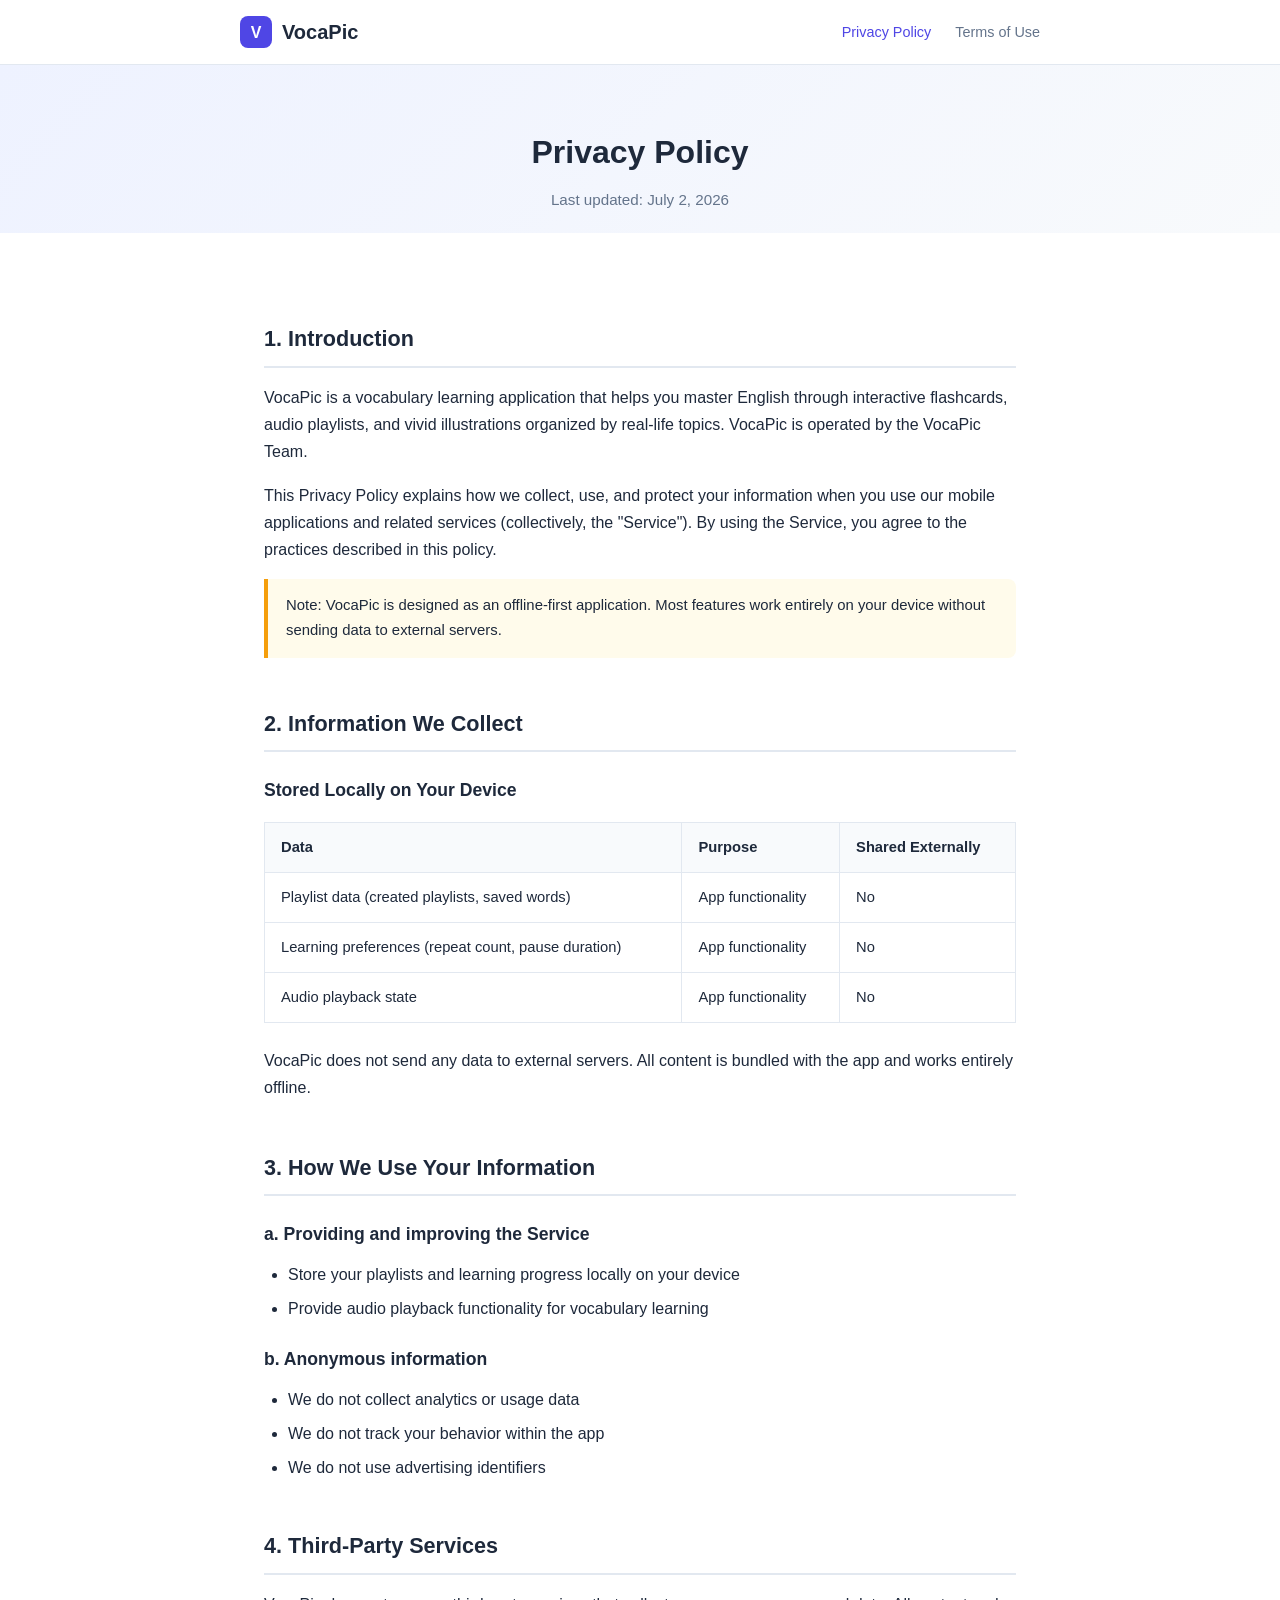
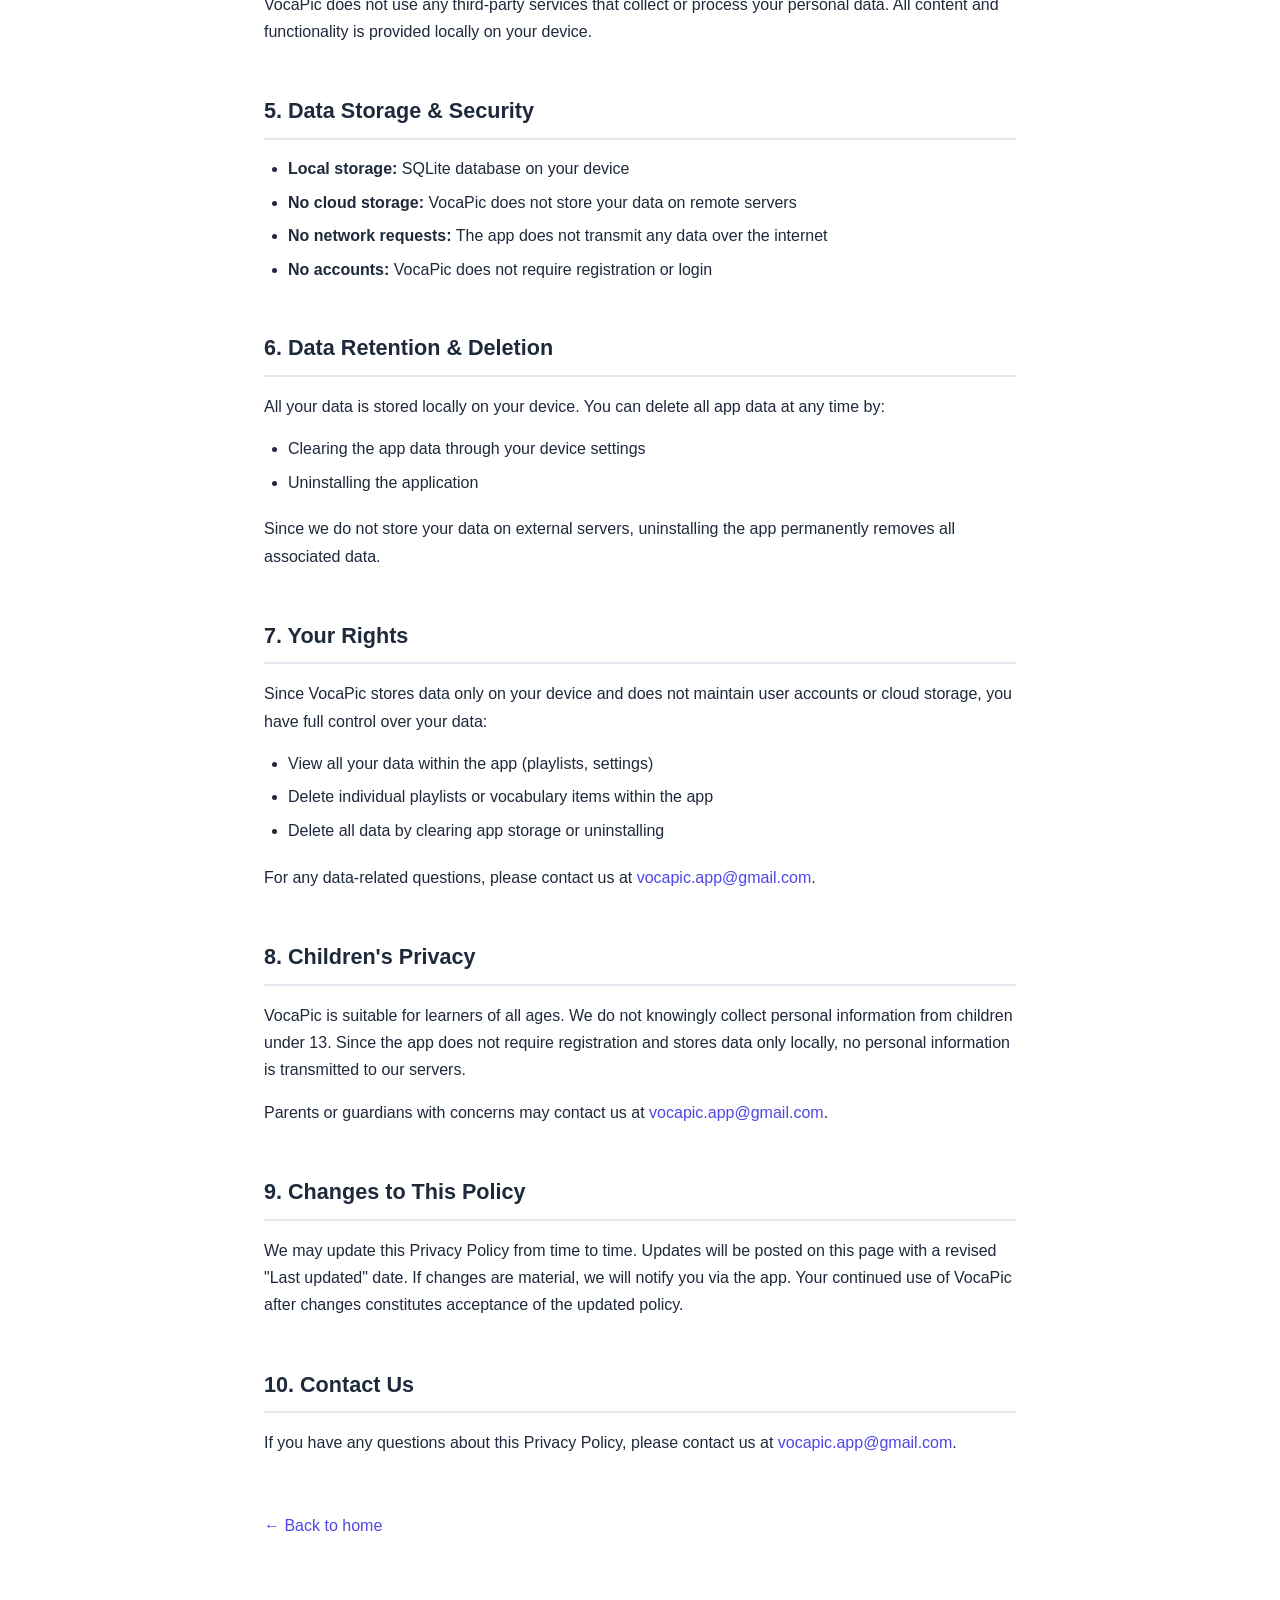
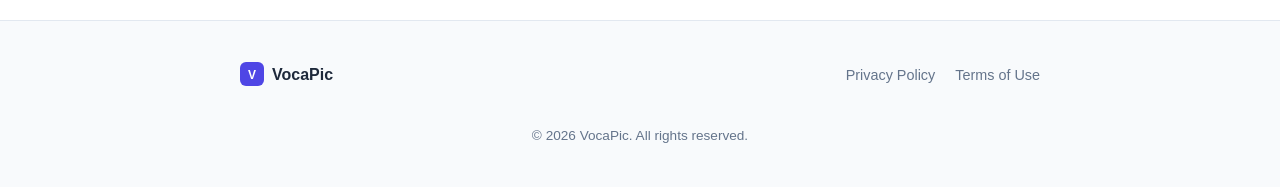
<file: privacy.html>
<!DOCTYPE html>
<html lang="en">
<head>
  <meta charset="UTF-8" />
  <meta name="viewport" content="width=device-width, initial-scale=1.0" />
  <title>Privacy Policy — VocaPic</title>
  <meta name="description" content="VocaPic Privacy Policy — how we handle your data." />
  <link rel="stylesheet" href="style.css" />
  <link rel="icon" href="favicon.png" type="image/png" />
</head>
<body>

  <!-- Navbar -->
  <nav class="navbar">
    <div class="navbar-inner">
      <a href="index.html" class="logo">
        <svg width="32" height="32" viewBox="0 0 32 32" fill="none" xmlns="http://www.w3.org/2000/svg">
          <rect width="32" height="32" rx="8" fill="#4f46e5"/>
          <text x="16" y="22" text-anchor="middle" font-size="16" font-weight="bold" fill="white">V</text>
        </svg>
        VocaPic
      </a>
      <ul class="nav-links">
        <li><a href="privacy.html" class="active">Privacy Policy</a></li>
        <li><a href="terms.html">Terms of Use</a></li>
      </ul>
    </div>
  </nav>

  <!-- Header -->
  <header class="policy-header">
    <h1>Privacy Policy</h1>
    <p class="last-updated">Last updated: July 2, 2026</p>
  </header>

  <!-- Content -->
  <main class="policy-content">

    <h2>1. Introduction</h2>
    <p>
      VocaPic is a vocabulary learning application that helps you master English
      through interactive flashcards, audio playlists, and vivid illustrations
      organized by real-life topics. VocaPic is operated by the VocaPic Team.
    </p>
    <p>
      This Privacy Policy explains how we collect, use, and protect your information
      when you use our mobile applications and related services (collectively, the
      "Service"). By using the Service, you agree to the practices described in
      this policy.
    </p>
    <p class="note">
      Note: VocaPic is designed as an offline-first application. Most features
      work entirely on your device without sending data to external servers.
    </p>

    <h2>2. Information We Collect</h2>

    <h3>Stored Locally on Your Device</h3>
    <table>
      <thead>
        <tr>
          <th>Data</th>
          <th>Purpose</th>
          <th>Shared Externally</th>
        </tr>
      </thead>
      <tbody>
        <tr>
          <td>Playlist data (created playlists, saved words)</td>
          <td>App functionality</td>
          <td>No</td>
        </tr>
        <tr>
          <td>Learning preferences (repeat count, pause duration)</td>
          <td>App functionality</td>
          <td>No</td>
        </tr>
        <tr>
          <td>Audio playback state</td>
          <td>App functionality</td>
          <td>No</td>
        </tr>
      </tbody>
    </table>

    <p>
      VocaPic does not send any data to external servers. All content is
      bundled with the app and works entirely offline.
    </p>

    <h2>3. How We Use Your Information</h2>

    <h3>a. Providing and improving the Service</h3>
    <ul>
      <li>Store your playlists and learning progress locally on your device</li>
      <li>Provide audio playback functionality for vocabulary learning</li>
    </ul>

    <h3>b. Anonymous information</h3>
    <ul>
      <li>We do not collect analytics or usage data</li>
      <li>We do not track your behavior within the app</li>
      <li>We do not use advertising identifiers</li>
    </ul>

    <h2>4. Third-Party Services</h2>
    <p>
      VocaPic does not use any third-party services that collect or process your
      personal data. All content and functionality is provided locally on your
      device.
    </p>

    <h2>5. Data Storage &amp; Security</h2>
    <ul>
      <li><strong>Local storage:</strong> SQLite database on your device</li>
      <li><strong>No cloud storage:</strong> VocaPic does not store your data on remote servers</li>
      <li><strong>No network requests:</strong> The app does not transmit any data over the internet</li>
      <li><strong>No accounts:</strong> VocaPic does not require registration or login</li>
    </ul>

    <h2>6. Data Retention &amp; Deletion</h2>
    <p>
      All your data is stored locally on your device. You can delete all app data
      at any time by:
    </p>
    <ul>
      <li>Clearing the app data through your device settings</li>
      <li>Uninstalling the application</li>
    </ul>
    <p>
      Since we do not store your data on external servers, uninstalling the app
      permanently removes all associated data.
    </p>

    <h2>7. Your Rights</h2>
    <p>
      Since VocaPic stores data only on your device and does not maintain user
      accounts or cloud storage, you have full control over your data:
    </p>
    <ul>
      <li>View all your data within the app (playlists, settings)</li>
      <li>Delete individual playlists or vocabulary items within the app</li>
      <li>Delete all data by clearing app storage or uninstalling</li>
    </ul>
    <p>
      For any data-related questions, please contact us at
      <a href="mailto:vocapic.app@gmail.com">vocapic.app@gmail.com</a>.
    </p>

    <h2>8. Children's Privacy</h2>
    <p>
      VocaPic is suitable for learners of all ages. We do not knowingly collect
      personal information from children under 13. Since the app does not require
      registration and stores data only locally, no personal information is
      transmitted to our servers.
    </p>
    <p>
      Parents or guardians with concerns may contact us at
      <a href="mailto:vocapic.app@gmail.com">vocapic.app@gmail.com</a>.
    </p>

    <h2>9. Changes to This Policy</h2>
    <p>
      We may update this Privacy Policy from time to time. Updates will be posted
      on this page with a revised "Last updated" date. If changes are material,
      we will notify you via the app. Your continued use of VocaPic after changes
      constitutes acceptance of the updated policy.
    </p>

    <h2>10. Contact Us</h2>
    <p>
      If you have any questions about this Privacy Policy, please contact us at
      <a href="mailto:vocapic.app@gmail.com">vocapic.app@gmail.com</a>.
    </p>

    <a href="index.html" class="back-link">← Back to home</a>
  </main>

  <!-- Footer -->
  <footer class="footer">
    <div class="footer-inner">
      <div class="footer-brand">
        <svg width="24" height="24" viewBox="0 0 32 32" fill="none" xmlns="http://www.w3.org/2000/svg">
          <rect width="32" height="32" rx="8" fill="#4f46e5"/>
          <text x="16" y="22" text-anchor="middle" font-size="16" font-weight="bold" fill="white">V</text>
        </svg>
        VocaPic
      </div>
      <ul class="footer-links">
        <li><a href="privacy.html">Privacy Policy</a></li>
        <li><a href="terms.html">Terms of Use</a></li>
      </ul>
      <p class="footer-copy">&copy; 2026 VocaPic. All rights reserved.</p>
    </div>
  </footer>

</body>
</html>
</file>
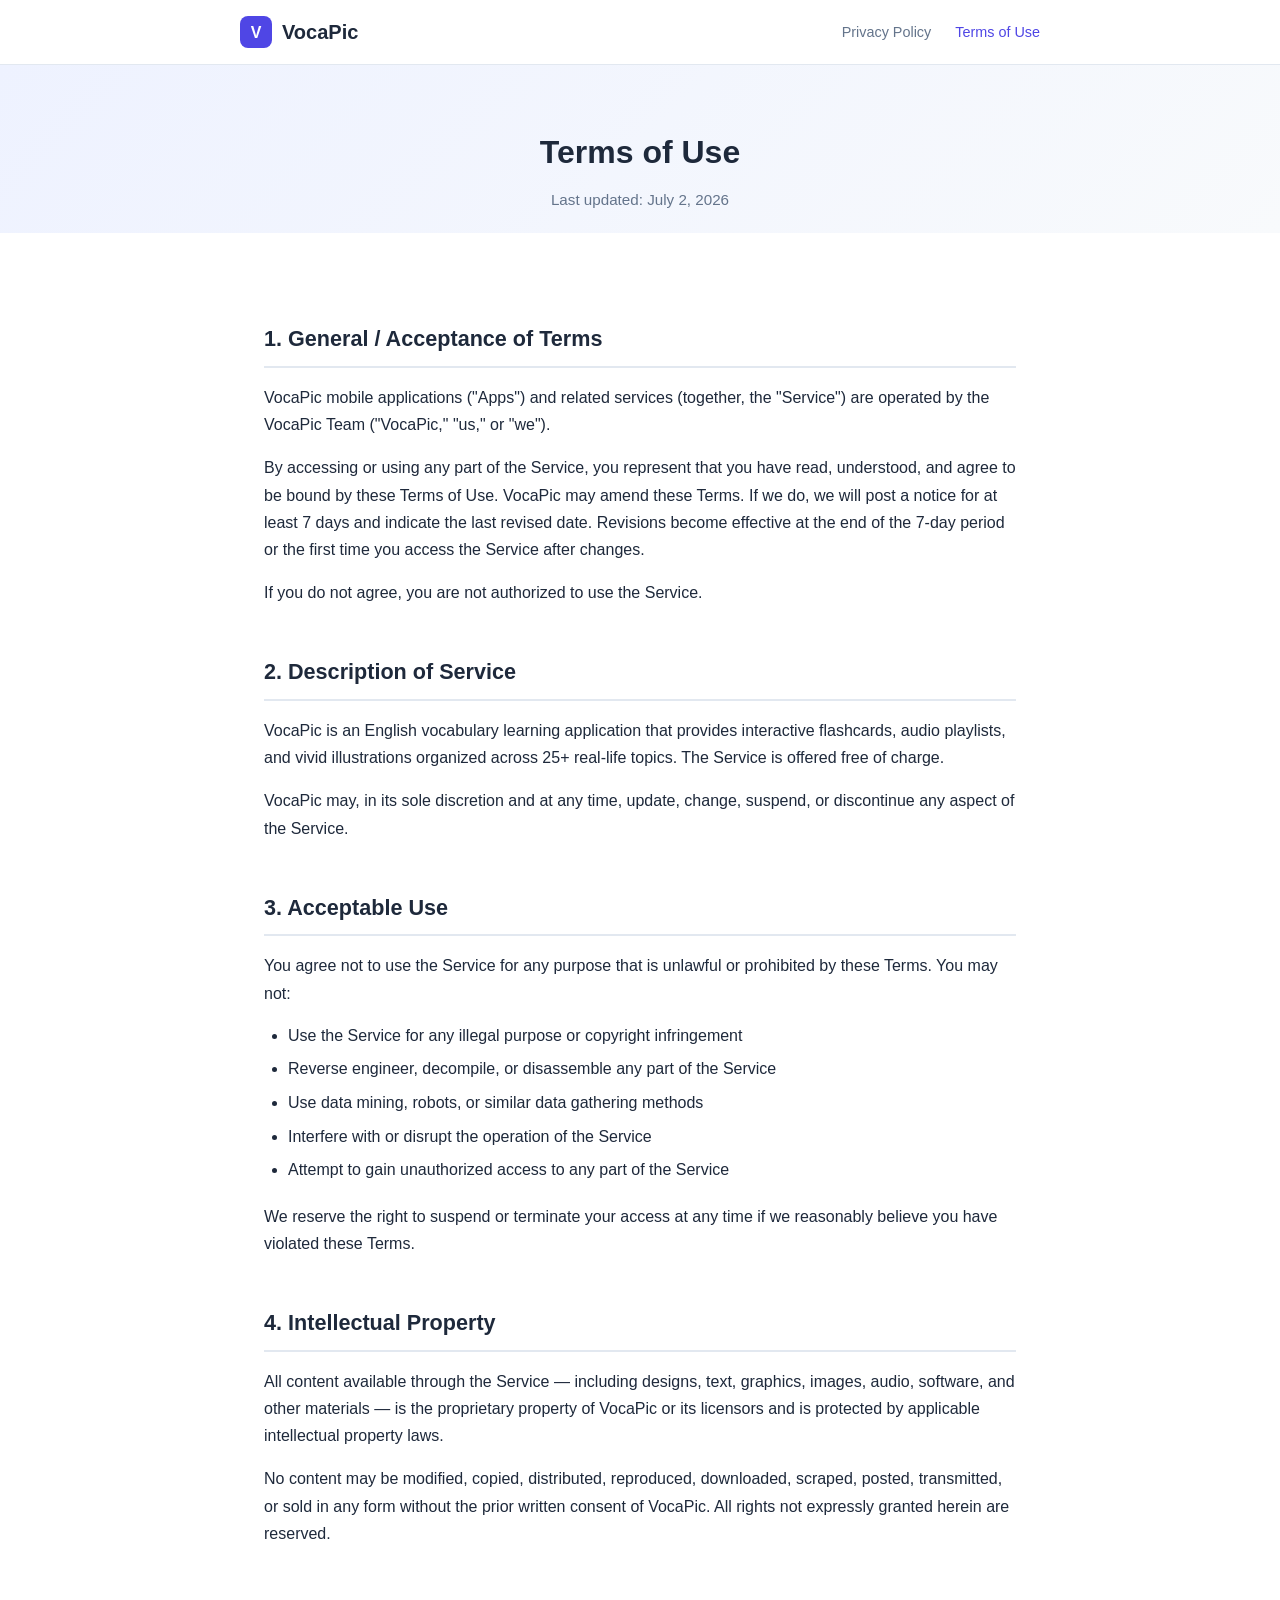
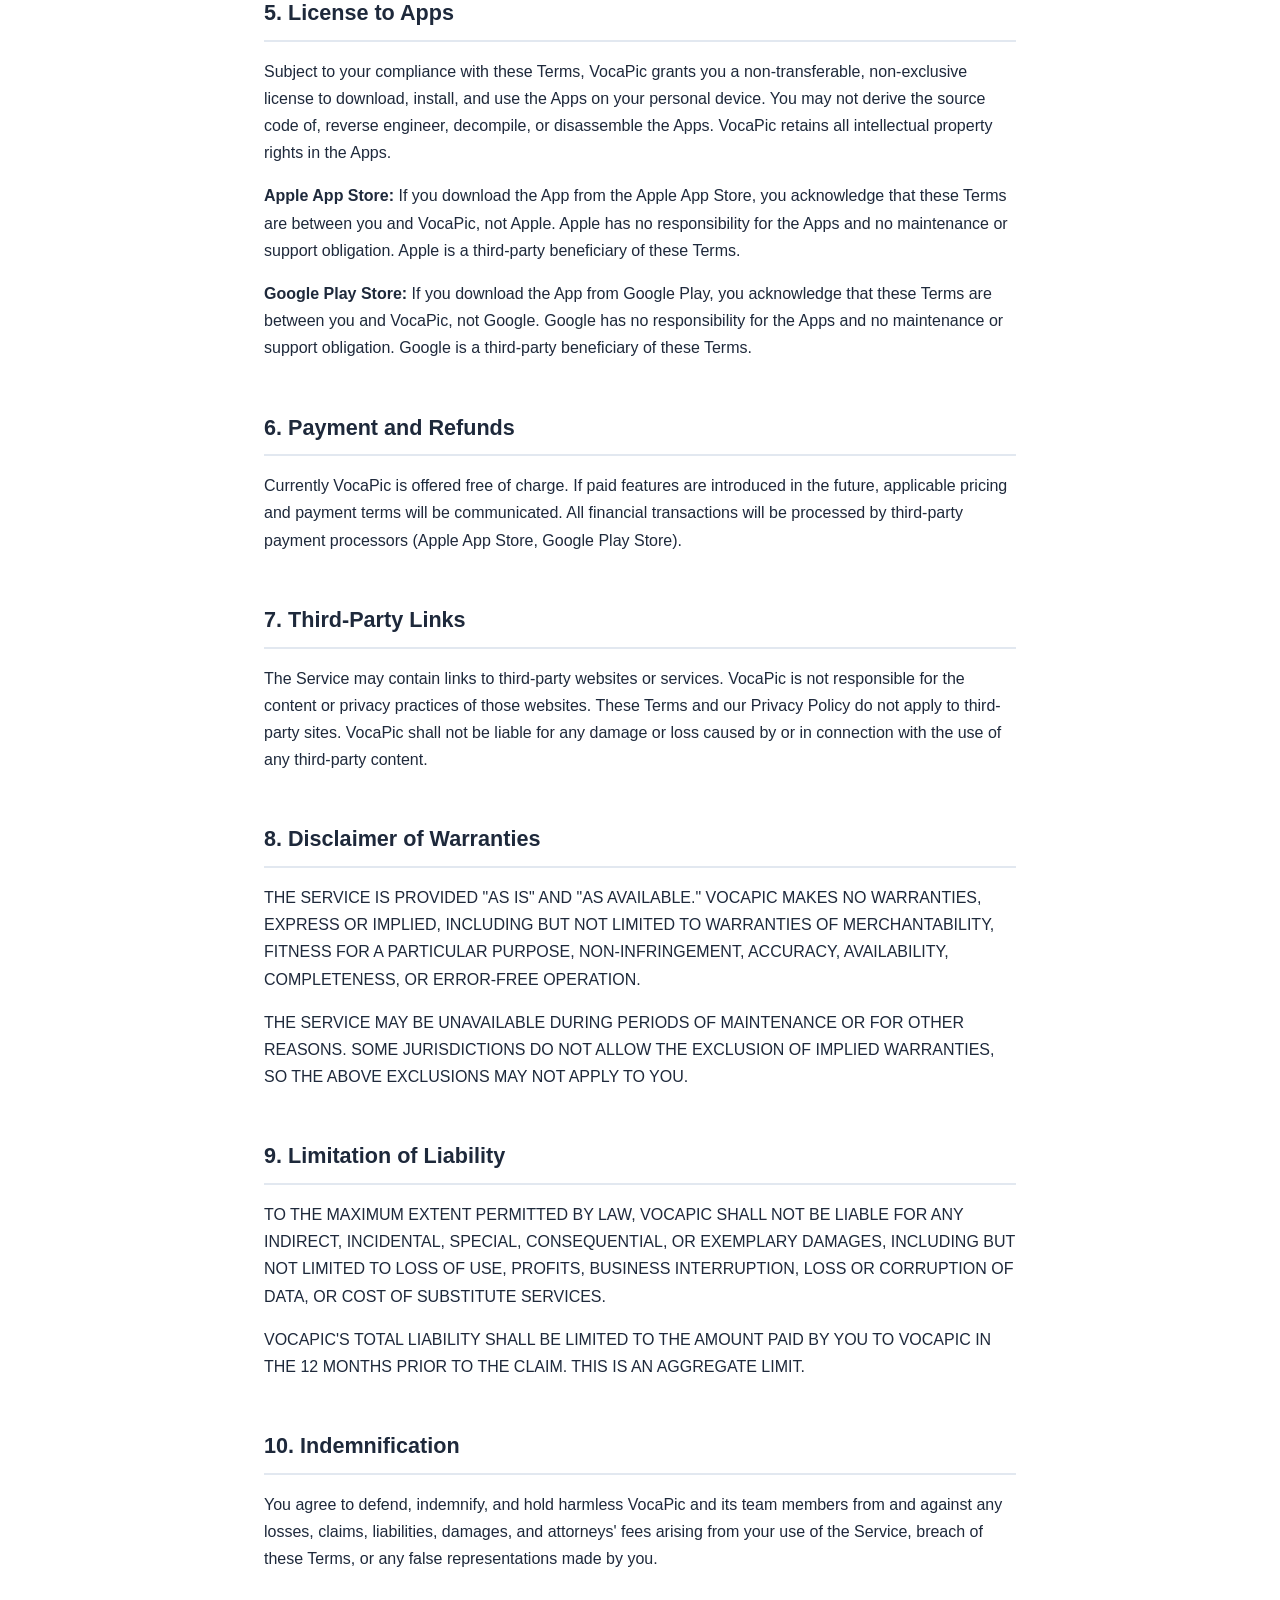
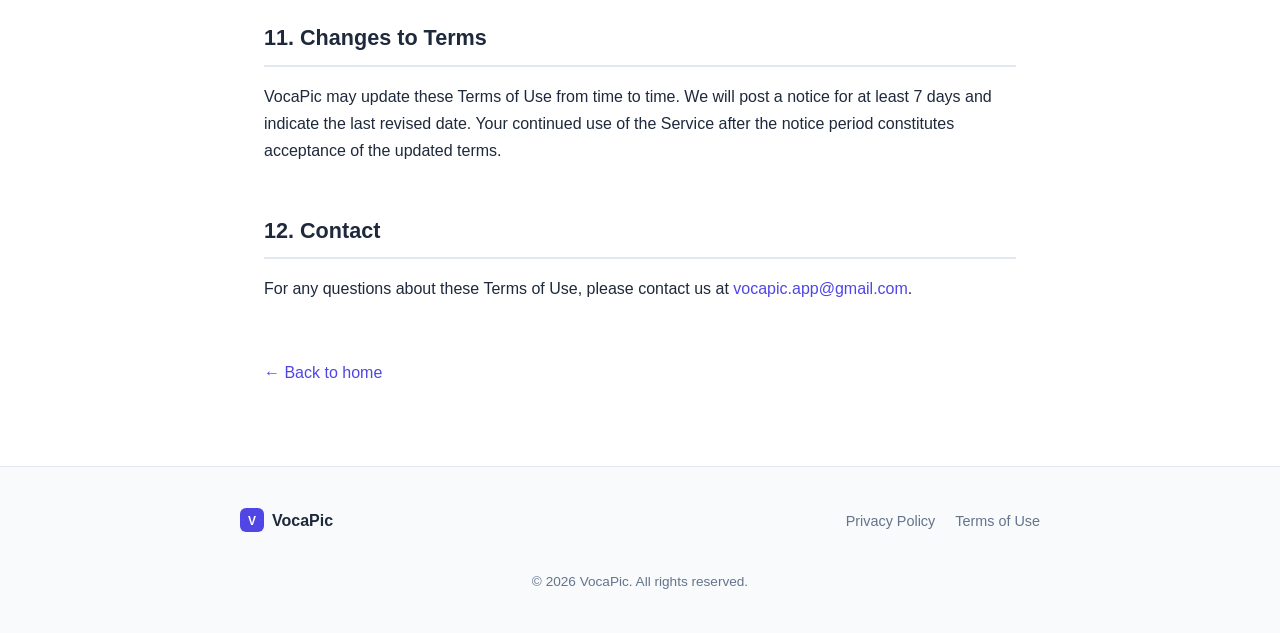
<file: terms.html>
<!DOCTYPE html>
<html lang="en">
<head>
  <meta charset="UTF-8" />
  <meta name="viewport" content="width=device-width, initial-scale=1.0" />
  <title>Terms of Use — VocaPic</title>
  <meta name="description" content="VocaPic Terms of Use — rules for using the service." />
  <link rel="stylesheet" href="style.css" />
  <link rel="icon" href="favicon.png" type="image/png" />
</head>
<body>

  <!-- Navbar -->
  <nav class="navbar">
    <div class="navbar-inner">
      <a href="index.html" class="logo">
        <svg width="32" height="32" viewBox="0 0 32 32" fill="none" xmlns="http://www.w3.org/2000/svg">
          <rect width="32" height="32" rx="8" fill="#4f46e5"/>
          <text x="16" y="22" text-anchor="middle" font-size="16" font-weight="bold" fill="white">V</text>
        </svg>
        VocaPic
      </a>
      <ul class="nav-links">
        <li><a href="privacy.html">Privacy Policy</a></li>
        <li><a href="terms.html" class="active">Terms of Use</a></li>
      </ul>
    </div>
  </nav>

  <!-- Header -->
  <header class="policy-header">
    <h1>Terms of Use</h1>
    <p class="last-updated">Last updated: July 2, 2026</p>
  </header>

  <!-- Content -->
  <main class="policy-content">

    <h2>1. General / Acceptance of Terms</h2>
    <p>
      VocaPic mobile applications ("Apps") and related services (together, the
      "Service") are operated by the VocaPic Team ("VocaPic," "us," or "we").
    </p>
    <p>
      By accessing or using any part of the Service, you represent that you have
      read, understood, and agree to be bound by these Terms of Use. VocaPic may
      amend these Terms. If we do, we will post a notice for at least 7 days and
      indicate the last revised date. Revisions become effective at the end of the
      7-day period or the first time you access the Service after changes.
    </p>
    <p>If you do not agree, you are not authorized to use the Service.</p>

    <h2>2. Description of Service</h2>
    <p>
      VocaPic is an English vocabulary learning application that provides
      interactive flashcards, audio playlists, and vivid illustrations organized
      across 25+ real-life topics. The Service is offered free of charge.
    </p>
    <p>
      VocaPic may, in its sole discretion and at any time, update, change,
      suspend, or discontinue any aspect of the Service.
    </p>

    <h2>3. Acceptable Use</h2>
    <p>
      You agree not to use the Service for any purpose that is unlawful or
      prohibited by these Terms. You may not:
    </p>
    <ul>
      <li>Use the Service for any illegal purpose or copyright infringement</li>
      <li>Reverse engineer, decompile, or disassemble any part of the Service</li>
      <li>Use data mining, robots, or similar data gathering methods</li>
      <li>Interfere with or disrupt the operation of the Service</li>
      <li>Attempt to gain unauthorized access to any part of the Service</li>

    </ul>
    <p>
      We reserve the right to suspend or terminate your access at any time if we
      reasonably believe you have violated these Terms.
    </p>

    <h2>4. Intellectual Property</h2>
    <p>
      All content available through the Service — including designs, text,
      graphics, images, audio, software, and other materials — is the proprietary
      property of VocaPic or its licensors and is protected by applicable
      intellectual property laws.
    </p>
    <p>
      No content may be modified, copied, distributed, reproduced, downloaded,
      scraped, posted, transmitted, or sold in any form without the prior written
      consent of VocaPic. All rights not expressly granted herein are reserved.
    </p>

    <h2>5. License to Apps</h2>
    <p>
      Subject to your compliance with these Terms, VocaPic grants you a
      non-transferable, non-exclusive license to download, install, and use the
      Apps on your personal device. You may not derive the source code of, reverse
      engineer, decompile, or disassemble the Apps. VocaPic retains all
      intellectual property rights in the Apps.
    </p>
    <p>
      <strong>Apple App Store:</strong> If you download the App from the Apple App
      Store, you acknowledge that these Terms are between you and VocaPic, not
      Apple. Apple has no responsibility for the Apps and no maintenance or support
      obligation. Apple is a third-party beneficiary of these Terms.
    </p>
    <p>
      <strong>Google Play Store:</strong> If you download the App from Google Play,
      you acknowledge that these Terms are between you and VocaPic, not Google.
      Google has no responsibility for the Apps and no maintenance or support
      obligation. Google is a third-party beneficiary of these Terms.
    </p>

    <h2>6. Payment and Refunds</h2>
    <p>
      Currently VocaPic is offered free of charge. If paid features are introduced
      in the future, applicable pricing and payment terms will be communicated.
      All financial transactions will be processed by third-party payment
      processors (Apple App Store, Google Play Store).
    </p>

    <h2>7. Third-Party Links</h2>
    <p>
      The Service may contain links to third-party websites or services. VocaPic
      is not responsible for the content or privacy practices of those websites.
      These Terms and our Privacy Policy do not apply to third-party sites.
      VocaPic shall not be liable for any damage or loss caused by or in
      connection with the use of any third-party content.
    </p>

    <h2>8. Disclaimer of Warranties</h2>
    <p>
      THE SERVICE IS PROVIDED "AS IS" AND "AS AVAILABLE." VOCAPIC MAKES NO
      WARRANTIES, EXPRESS OR IMPLIED, INCLUDING BUT NOT LIMITED TO WARRANTIES OF
      MERCHANTABILITY, FITNESS FOR A PARTICULAR PURPOSE, NON-INFRINGEMENT,
      ACCURACY, AVAILABILITY, COMPLETENESS, OR ERROR-FREE OPERATION.
    </p>
    <p>
      THE SERVICE MAY BE UNAVAILABLE DURING PERIODS OF MAINTENANCE OR FOR OTHER
      REASONS. SOME JURISDICTIONS DO NOT ALLOW THE EXCLUSION OF IMPLIED
      WARRANTIES, SO THE ABOVE EXCLUSIONS MAY NOT APPLY TO YOU.
    </p>

    <h2>9. Limitation of Liability</h2>
    <p>
      TO THE MAXIMUM EXTENT PERMITTED BY LAW, VOCAPIC SHALL NOT BE LIABLE FOR ANY
      INDIRECT, INCIDENTAL, SPECIAL, CONSEQUENTIAL, OR EXEMPLARY DAMAGES,
      INCLUDING BUT NOT LIMITED TO LOSS OF USE, PROFITS, BUSINESS INTERRUPTION,
      LOSS OR CORRUPTION OF DATA, OR COST OF SUBSTITUTE SERVICES.
    </p>
    <p>
      VOCAPIC'S TOTAL LIABILITY SHALL BE LIMITED TO THE AMOUNT PAID BY YOU TO
      VOCAPIC IN THE 12 MONTHS PRIOR TO THE CLAIM. THIS IS AN AGGREGATE LIMIT.
    </p>

    <h2>10. Indemnification</h2>
    <p>
      You agree to defend, indemnify, and hold harmless VocaPic and its team
      members from and against any losses, claims, liabilities, damages, and
      attorneys' fees arising from your use of the Service, breach of these Terms,
      or any false representations made by you.
    </p>

    <h2>11. Changes to Terms</h2>
    <p>
      VocaPic may update these Terms of Use from time to time. We will post a
      notice for at least 7 days and indicate the last revised date. Your
      continued use of the Service after the notice period constitutes acceptance
      of the updated terms.
    </p>

    <h2>12. Contact</h2>
    <p>
      For any questions about these Terms of Use, please contact us at
      <a href="mailto:vocapic.app@gmail.com">vocapic.app@gmail.com</a>.
    </p>

    <a href="index.html" class="back-link">← Back to home</a>
  </main>

  <!-- Footer -->
  <footer class="footer">
    <div class="footer-inner">
      <div class="footer-brand">
        <svg width="24" height="24" viewBox="0 0 32 32" fill="none" xmlns="http://www.w3.org/2000/svg">
          <rect width="32" height="32" rx="8" fill="#4f46e5"/>
          <text x="16" y="22" text-anchor="middle" font-size="16" font-weight="bold" fill="white">V</text>
        </svg>
        VocaPic
      </div>
      <ul class="footer-links">
        <li><a href="privacy.html">Privacy Policy</a></li>
        <li><a href="terms.html">Terms of Use</a></li>
      </ul>
      <p class="footer-copy">&copy; 2026 VocaPic. All rights reserved.</p>
    </div>
  </footer>

</body>
</html>
</file>
<file: style.css>
/* ===== Reset & Base ===== */
*,
*::before,
*::after {
  margin: 0;
  padding: 0;
  box-sizing: border-box;
}

:root {
  --primary: #4f46e5;
  --primary-light: #818cf8;
  --primary-dark: #3730a3;
  --bg: #ffffff;
  --bg-alt: #f8fafc;
  --text: #1e293b;
  --text-secondary: #64748b;
  --border: #e2e8f0;
  --radius: 12px;
  --max-width: 800px;
  --transition: 0.2s ease;
}

html {
  scroll-behavior: smooth;
}

body {
  font-family: -apple-system, BlinkMacSystemFont, "Segoe UI", Roboto,
    "Helvetica Neue", Arial, sans-serif;
  color: var(--text);
  background: var(--bg);
  line-height: 1.7;
  font-size: 16px;
  -webkit-font-smoothing: antialiased;
}

a {
  color: var(--primary);
  text-decoration: none;
  transition: color var(--transition);
}
a:hover {
  color: var(--primary-dark);
}

/* ===== Navigation ===== */
.navbar {
  position: sticky;
  top: 0;
  z-index: 100;
  background: rgba(255, 255, 255, 0.92);
  backdrop-filter: blur(12px);
  border-bottom: 1px solid var(--border);
  padding: 0 24px;
}

.navbar-inner {
  max-width: var(--max-width);
  margin: 0 auto;
  display: flex;
  align-items: center;
  justify-content: space-between;
  height: 64px;
}

.logo {
  display: flex;
  align-items: center;
  gap: 10px;
  font-weight: 700;
  font-size: 1.25rem;
  color: var(--text);
}

.logo img {
  width: 32px;
  height: 32px;
  border-radius: 8px;
}

.nav-links {
  display: flex;
  gap: 24px;
  list-style: none;
}

.nav-links a {
  color: var(--text-secondary);
  font-size: 0.9rem;
  font-weight: 500;
  transition: color var(--transition);
}
.nav-links a:hover,
.nav-links a.active {
  color: var(--primary);
}

/* ===== Hero Section ===== */
.hero {
  text-align: center;
  padding: 80px 24px 60px;
  background: linear-gradient(135deg, #eef2ff 0%, #f8fafc 100%);
}

.hero h1 {
  font-size: 2.5rem;
  font-weight: 800;
  line-height: 1.2;
  margin-bottom: 16px;
  color: var(--text);
}

.hero h1 span {
  color: var(--primary);
}

.hero p {
  font-size: 1.15rem;
  color: var(--text-secondary);
  max-width: 560px;
  margin: 0 auto 32px;
}

.hero-badges {
  display: flex;
  gap: 12px;
  justify-content: center;
  flex-wrap: wrap;
}

.badge {
  display: inline-block;
}

.badge img {
  height: 48px;
}

/* ===== Features Grid ===== */
.features {
  padding: 80px 24px;
  max-width: 960px;
  margin: 0 auto;
}

.features h2 {
  text-align: center;
  font-size: 1.75rem;
  margin-bottom: 48px;
}

.features-grid {
  display: grid;
  grid-template-columns: repeat(auto-fit, minmax(260px, 1fr));
  gap: 24px;
}

.feature-card {
  background: var(--bg-alt);
  border: 1px solid var(--border);
  border-radius: var(--radius);
  padding: 28px;
  transition: transform var(--transition), box-shadow var(--transition);
}
.feature-card:hover {
  transform: translateY(-2px);
  box-shadow: 0 8px 24px rgba(0, 0, 0, 0.06);
}

.feature-card .icon {
  font-size: 2rem;
  margin-bottom: 12px;
}

.feature-card h3 {
  font-size: 1.1rem;
  margin-bottom: 8px;
}

.feature-card p {
  color: var(--text-secondary);
  font-size: 0.95rem;
}

/* ===== Policy Pages ===== */
.policy-header {
  text-align: center;
  padding: 60px 24px 20px;
  background: linear-gradient(135deg, #eef2ff 0%, #f8fafc 100%);
}

.policy-header h1 {
  font-size: 2rem;
  font-weight: 800;
  margin-bottom: 8px;
}

.policy-header .last-updated {
  color: var(--text-secondary);
  font-size: 0.95rem;
}

.policy-content {
  max-width: var(--max-width);
  margin: 0 auto;
  padding: 40px 24px 80px;
}

.policy-content h2 {
  font-size: 1.35rem;
  font-weight: 700;
  margin-top: 48px;
  margin-bottom: 16px;
  padding-bottom: 8px;
  border-bottom: 2px solid var(--border);
}

.policy-content h3 {
  font-size: 1.1rem;
  font-weight: 600;
  margin-top: 24px;
  margin-bottom: 12px;
}

.policy-content p {
  margin-bottom: 16px;
  color: var(--text);
}

.policy-content ul {
  margin: 12px 0 20px 24px;
  color: var(--text);
}

.policy-content ul li {
  margin-bottom: 8px;
  line-height: 1.6;
}

.policy-content table {
  width: 100%;
  border-collapse: collapse;
  margin: 16px 0 24px;
  font-size: 0.92rem;
}

.policy-content th,
.policy-content td {
  text-align: left;
  padding: 12px 16px;
  border: 1px solid var(--border);
}

.policy-content th {
  background: var(--bg-alt);
  font-weight: 600;
}

.policy-content .note {
  background: #fffbeb;
  border-left: 4px solid #f59e0b;
  padding: 14px 18px;
  border-radius: 0 8px 8px 0;
  margin: 16px 0;
  font-size: 0.93rem;
}

.back-link {
  display: inline-flex;
  align-items: center;
  gap: 6px;
  margin-top: 40px;
  font-weight: 500;
}

/* ===== CTA Section ===== */
.cta {
  text-align: center;
  padding: 80px 24px;
  background: linear-gradient(135deg, #4f46e5 0%, #7c3aed 100%);
  color: #fff;
}

.cta h2 {
  font-size: 1.75rem;
  margin-bottom: 12px;
}

.cta p {
  opacity: 0.85;
  margin-bottom: 28px;
  font-size: 1.05rem;
}

.btn-primary {
  display: inline-block;
  background: #fff;
  color: var(--primary);
  padding: 14px 32px;
  border-radius: 9999px;
  font-weight: 600;
  font-size: 1rem;
  transition: transform var(--transition), box-shadow var(--transition);
}
.btn-primary:hover {
  transform: translateY(-1px);
  box-shadow: 0 8px 24px rgba(0, 0, 0, 0.15);
  color: var(--primary-dark);
}

/* ===== Footer ===== */
.footer {
  background: var(--bg-alt);
  border-top: 1px solid var(--border);
  padding: 40px 24px;
}

.footer-inner {
  max-width: var(--max-width);
  margin: 0 auto;
  display: flex;
  align-items: center;
  justify-content: space-between;
  flex-wrap: wrap;
  gap: 16px;
}

.footer-brand {
  display: flex;
  align-items: center;
  gap: 8px;
  font-weight: 600;
  color: var(--text);
}

.footer-brand img {
  width: 24px;
  height: 24px;
  border-radius: 6px;
}

.footer-links {
  display: flex;
  gap: 20px;
  list-style: none;
}

.footer-links a {
  color: var(--text-secondary);
  font-size: 0.9rem;
}
.footer-links a:hover {
  color: var(--primary);
}

.footer-copy {
  width: 100%;
  text-align: center;
  color: var(--text-secondary);
  font-size: 0.85rem;
  margin-top: 20px;
}

/* ===== Responsive ===== */
@media (max-width: 640px) {
  .hero h1 {
    font-size: 1.75rem;
  }
  .hero p {
    font-size: 1rem;
  }
  .policy-header h1 {
    font-size: 1.5rem;
  }
  .features-grid {
    grid-template-columns: 1fr;
  }
  .nav-links {
    gap: 16px;
  }
  .footer-inner {
    flex-direction: column;
    text-align: center;
  }
}
</file>
